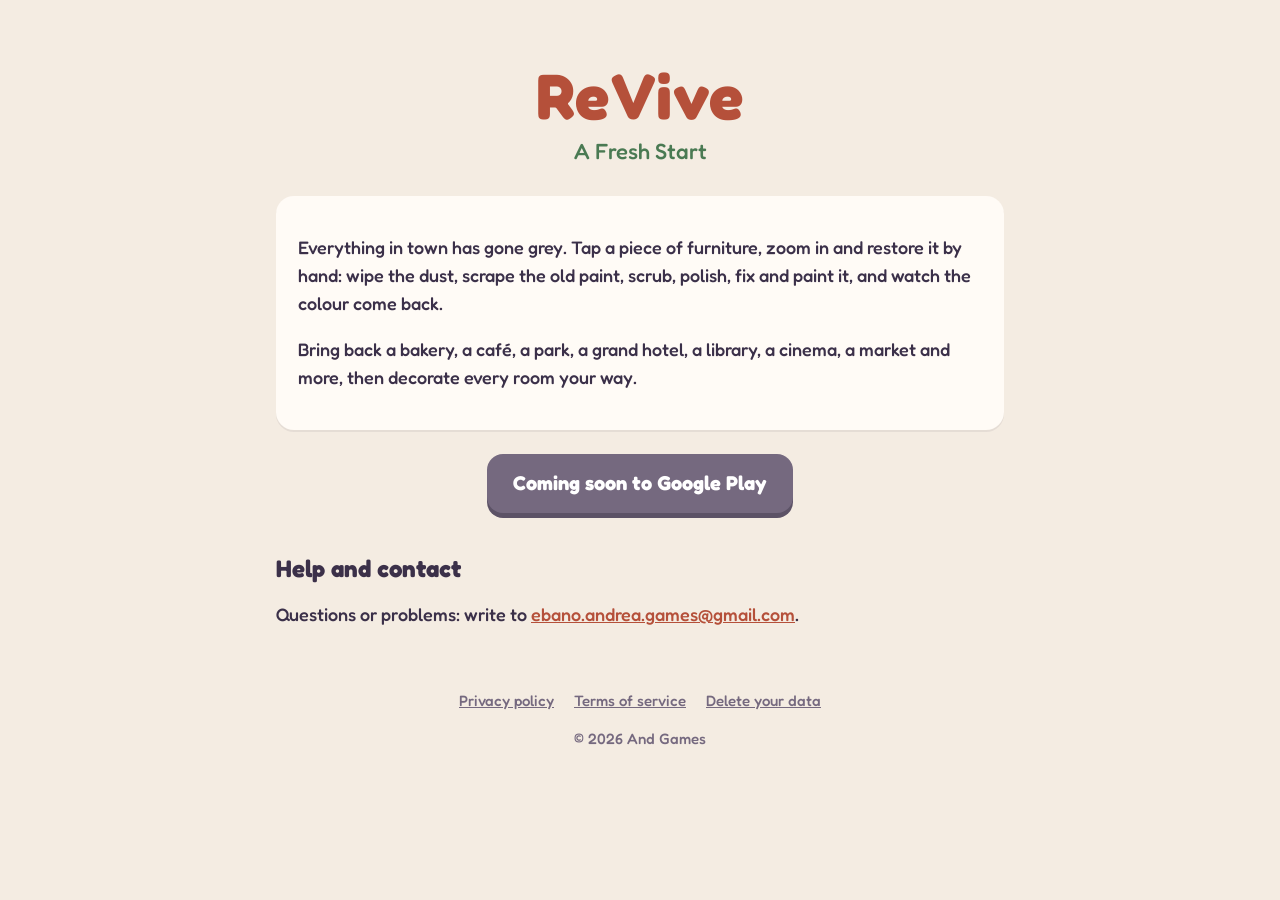
<file: index.html>
<!doctype html>
<html lang="en">
<head>
	<meta charset="utf-8">
	<meta name="viewport" content="width=device-width, initial-scale=1">
	<title>ReVive · A Fresh Start</title>
	<meta name="description" content="ReVive is a cozy game for phones: clean, fix and decorate old rooms and bring a grey little town back to colour.">
	<link rel="stylesheet" href="style.css">
</head>
<body>
	<main>
		<div class="hero">
			<span class="logo">ReVive</span>
			<p class="tagline">A Fresh Start</p>
		</div>

		<div class="card">
			<p>Everything in town has gone grey. Tap a piece of furniture, zoom in and restore it by hand: wipe the dust, scrape the old paint, scrub, polish, fix and paint it, and watch the colour come back.</p>
			<p>Bring back a bakery, a café, a park, a grand hotel, a library, a cinema, a market and more, then decorate every room your way.</p>
		</div>

		<p style="text-align: center">
			<span class="button disabled">Coming soon to Google Play</span>
		</p>

		<h2>Help and contact</h2>
		<p>Questions or problems: write to <a href="mailto:ebano.andrea.games@gmail.com">ebano.andrea.games@gmail.com</a>.</p>
	</main>
	<footer>
		<a href="privacy/">Privacy policy</a>
		<a href="terms/">Terms of service</a>
		<a href="delete/">Delete your data</a>
		<p>© 2026 And Games</p>
	</footer>
</body>
</html>
</file>
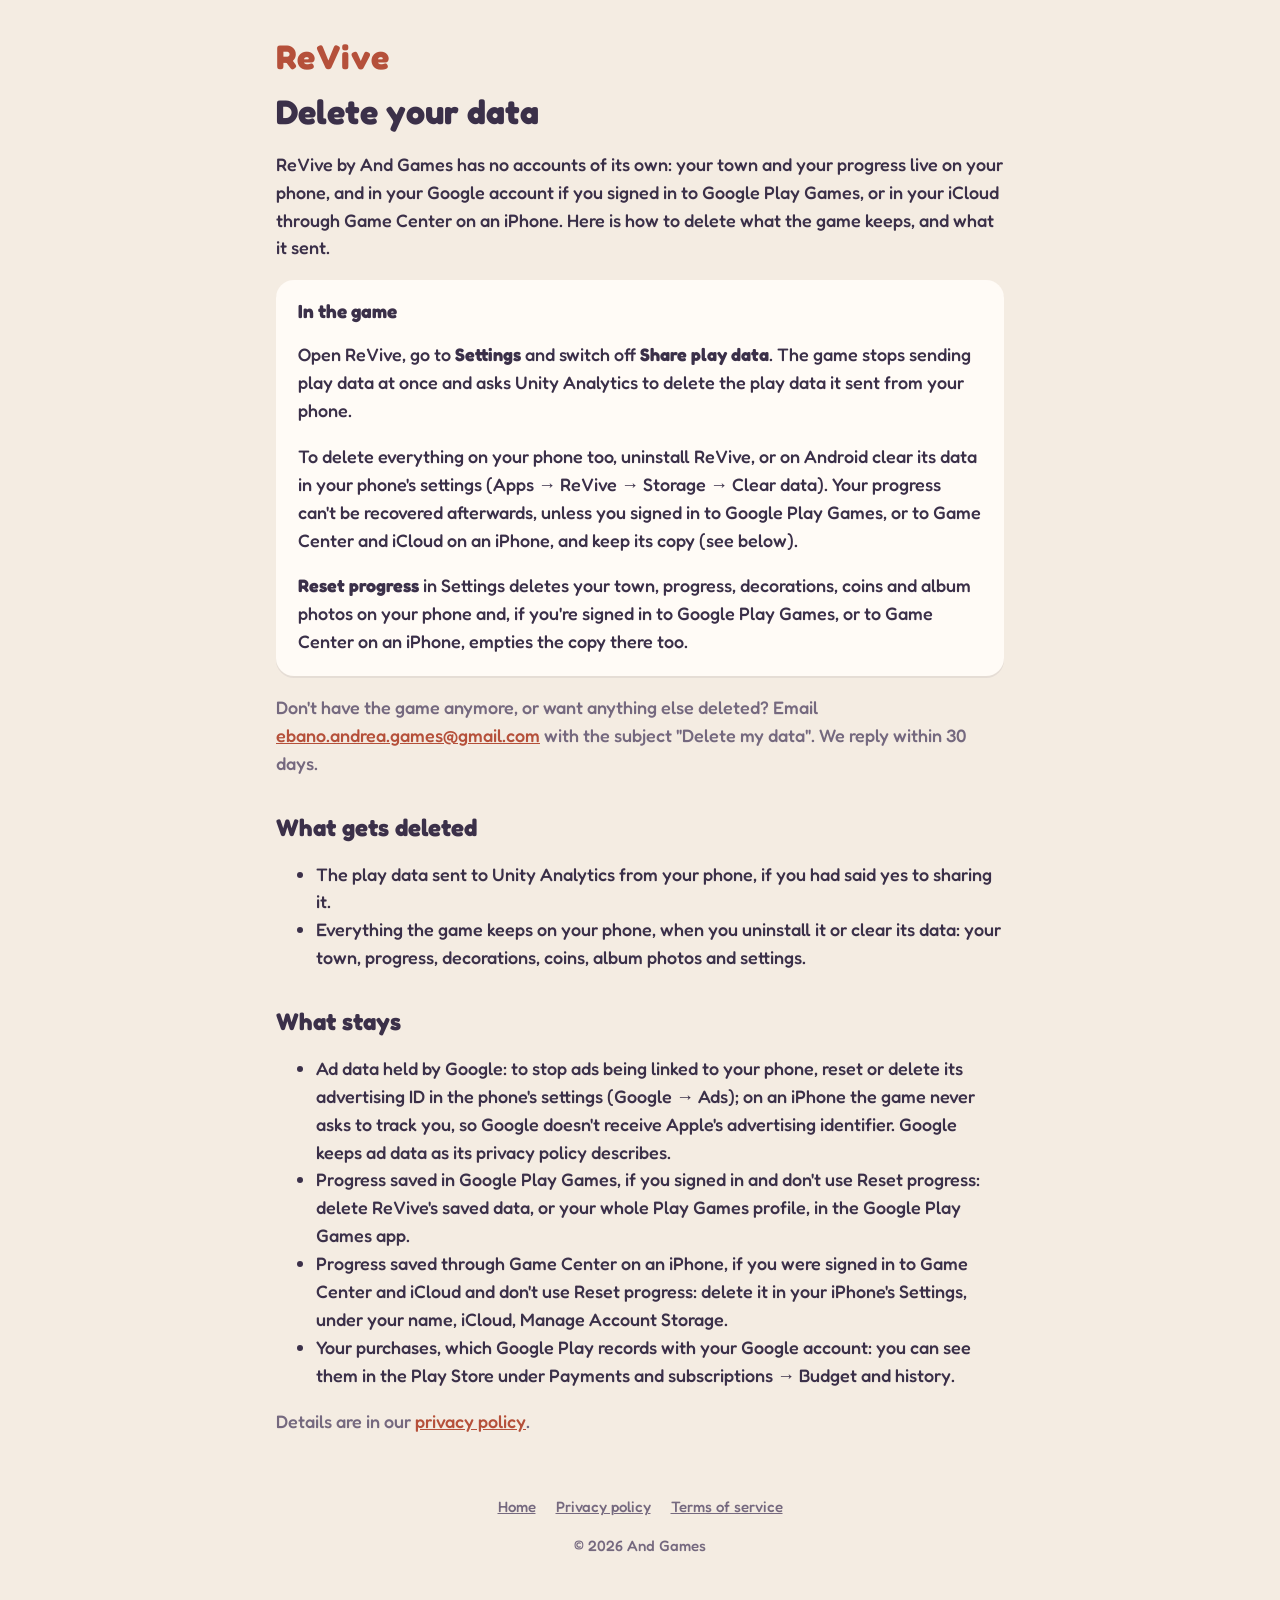
<file: delete/index.html>
<!doctype html>
<html lang="en">
<head>
	<meta charset="utf-8">
	<meta name="viewport" content="width=device-width, initial-scale=1">
	<title>Delete your data · ReVive</title>
	<meta name="description" content="How to delete the data ReVive keeps on your phone and the play data it sent.">
	<link rel="stylesheet" href="../style.css">
</head>
<body>
	<main>
		<nav class="top"><a class="logo small" href="../">ReVive</a></nav>

		<h1>Delete your data</h1>
		<p>ReVive by And Games has no accounts of its own: your town and your progress live on your phone, and in your Google account if you signed in to Google Play Games, or in your iCloud through Game Center on an iPhone. Here is how to delete what the game keeps, and what it sent.</p>

		<div class="card">
			<h3 style="margin-top: 0">In the game</h3>
			<p>Open ReVive, go to <strong>Settings</strong> and switch off <strong>Share play data</strong>. The game stops sending play data at once and asks Unity Analytics to delete the play data it sent from your phone.</p>
			<p>To delete everything on your phone too, uninstall ReVive, or on Android clear its data in your phone's settings (Apps → ReVive → Storage → Clear data). Your progress can't be recovered afterwards, unless you signed in to Google Play Games, or to Game Center and iCloud on an iPhone, and keep its copy (see below).</p>
			<p style="margin-bottom: 0"><strong>Reset progress</strong> in Settings deletes your town, progress, decorations, coins and album photos on your phone and, if you're signed in to Google Play Games, or to Game Center on an iPhone, empties the copy there too.</p>
		</div>

		<p class="muted">Don't have the game anymore, or want anything else deleted? Email <a href="mailto:ebano.andrea.games@gmail.com?subject=ReVive%3A%20delete%20my%20data">ebano.andrea.games@gmail.com</a> with the subject "Delete my data". We reply within 30 days.</p>

		<h2>What gets deleted</h2>
		<ul>
			<li>The play data sent to Unity Analytics from your phone, if you had said yes to sharing it.</li>
			<li>Everything the game keeps on your phone, when you uninstall it or clear its data: your town, progress, decorations, coins, album photos and settings.</li>
		</ul>

		<h2>What stays</h2>
		<ul>
			<li>Ad data held by Google: to stop ads being linked to your phone, reset or delete its advertising ID in the phone's settings (Google → Ads); on an iPhone the game never asks to track you, so Google doesn't receive Apple's advertising identifier. Google keeps ad data as its privacy policy describes.</li>
			<li>Progress saved in Google Play Games, if you signed in and don't use Reset progress: delete ReVive's saved data, or your whole Play Games profile, in the Google Play Games app.</li>
			<li>Progress saved through Game Center on an iPhone, if you were signed in to Game Center and iCloud and don't use Reset progress: delete it in your iPhone's Settings, under your name, iCloud, Manage Account Storage.</li>
			<li>Your purchases, which Google Play records with your Google account: you can see them in the Play Store under Payments and subscriptions → Budget and history.</li>
		</ul>

		<p class="muted">Details are in our <a href="../privacy/">privacy policy</a>.</p>
	</main>
	<footer>
		<a href="../">Home</a>
		<a href="../privacy/">Privacy policy</a>
		<a href="../terms/">Terms of service</a>
		<p>© 2026 And Games</p>
	</footer>
</body>
</html>
</file>
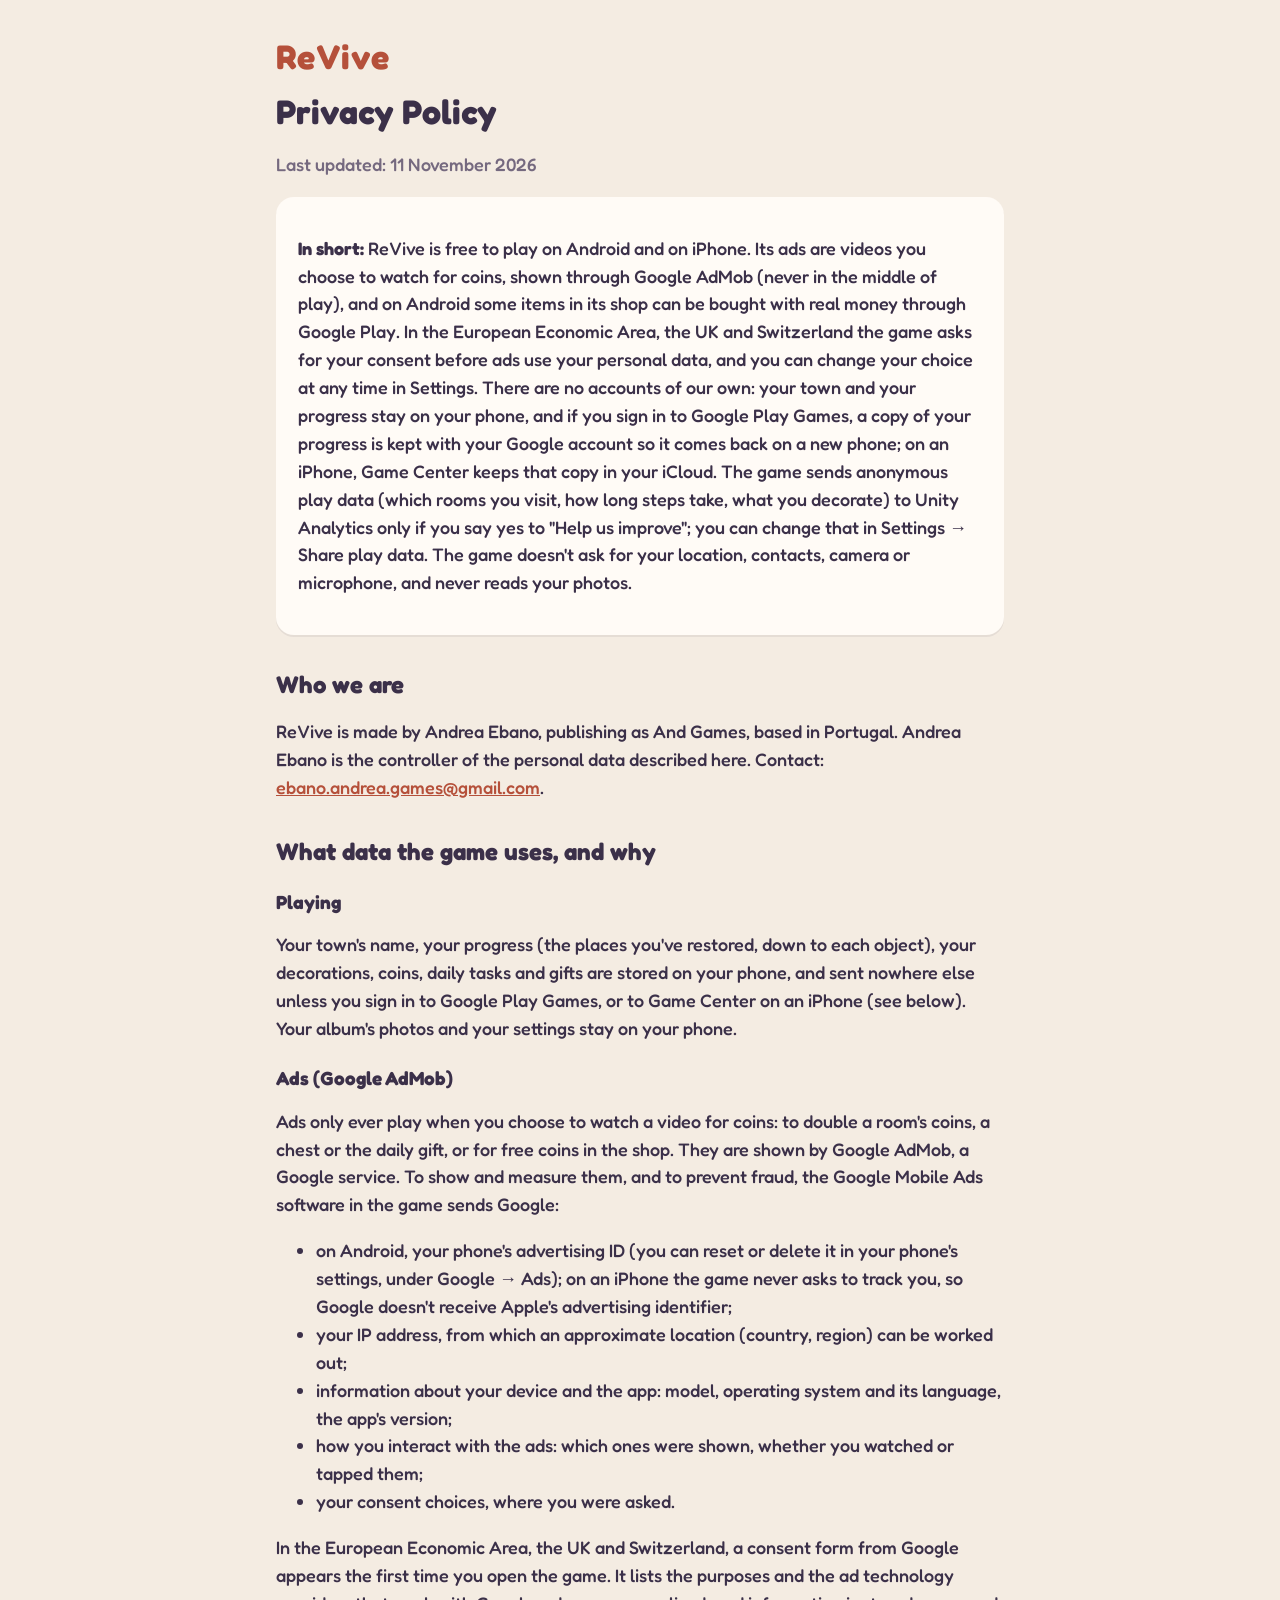
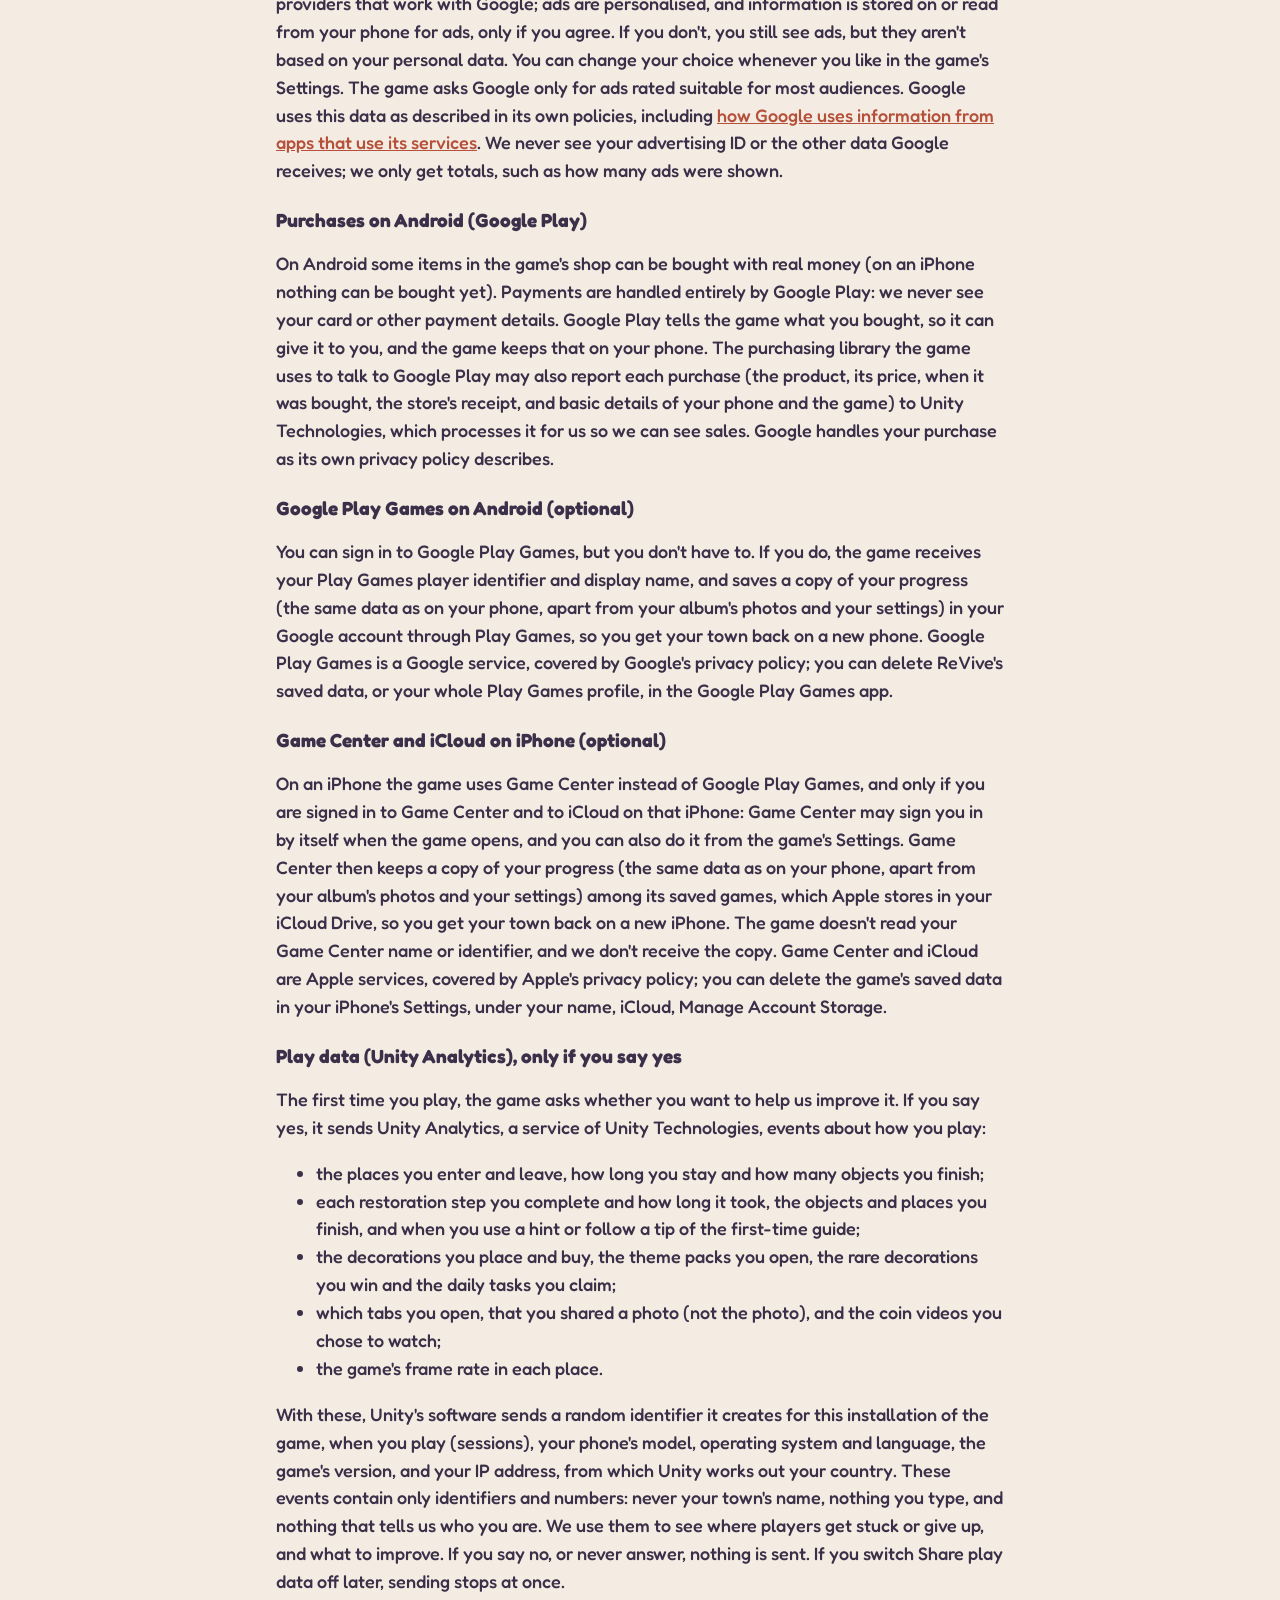
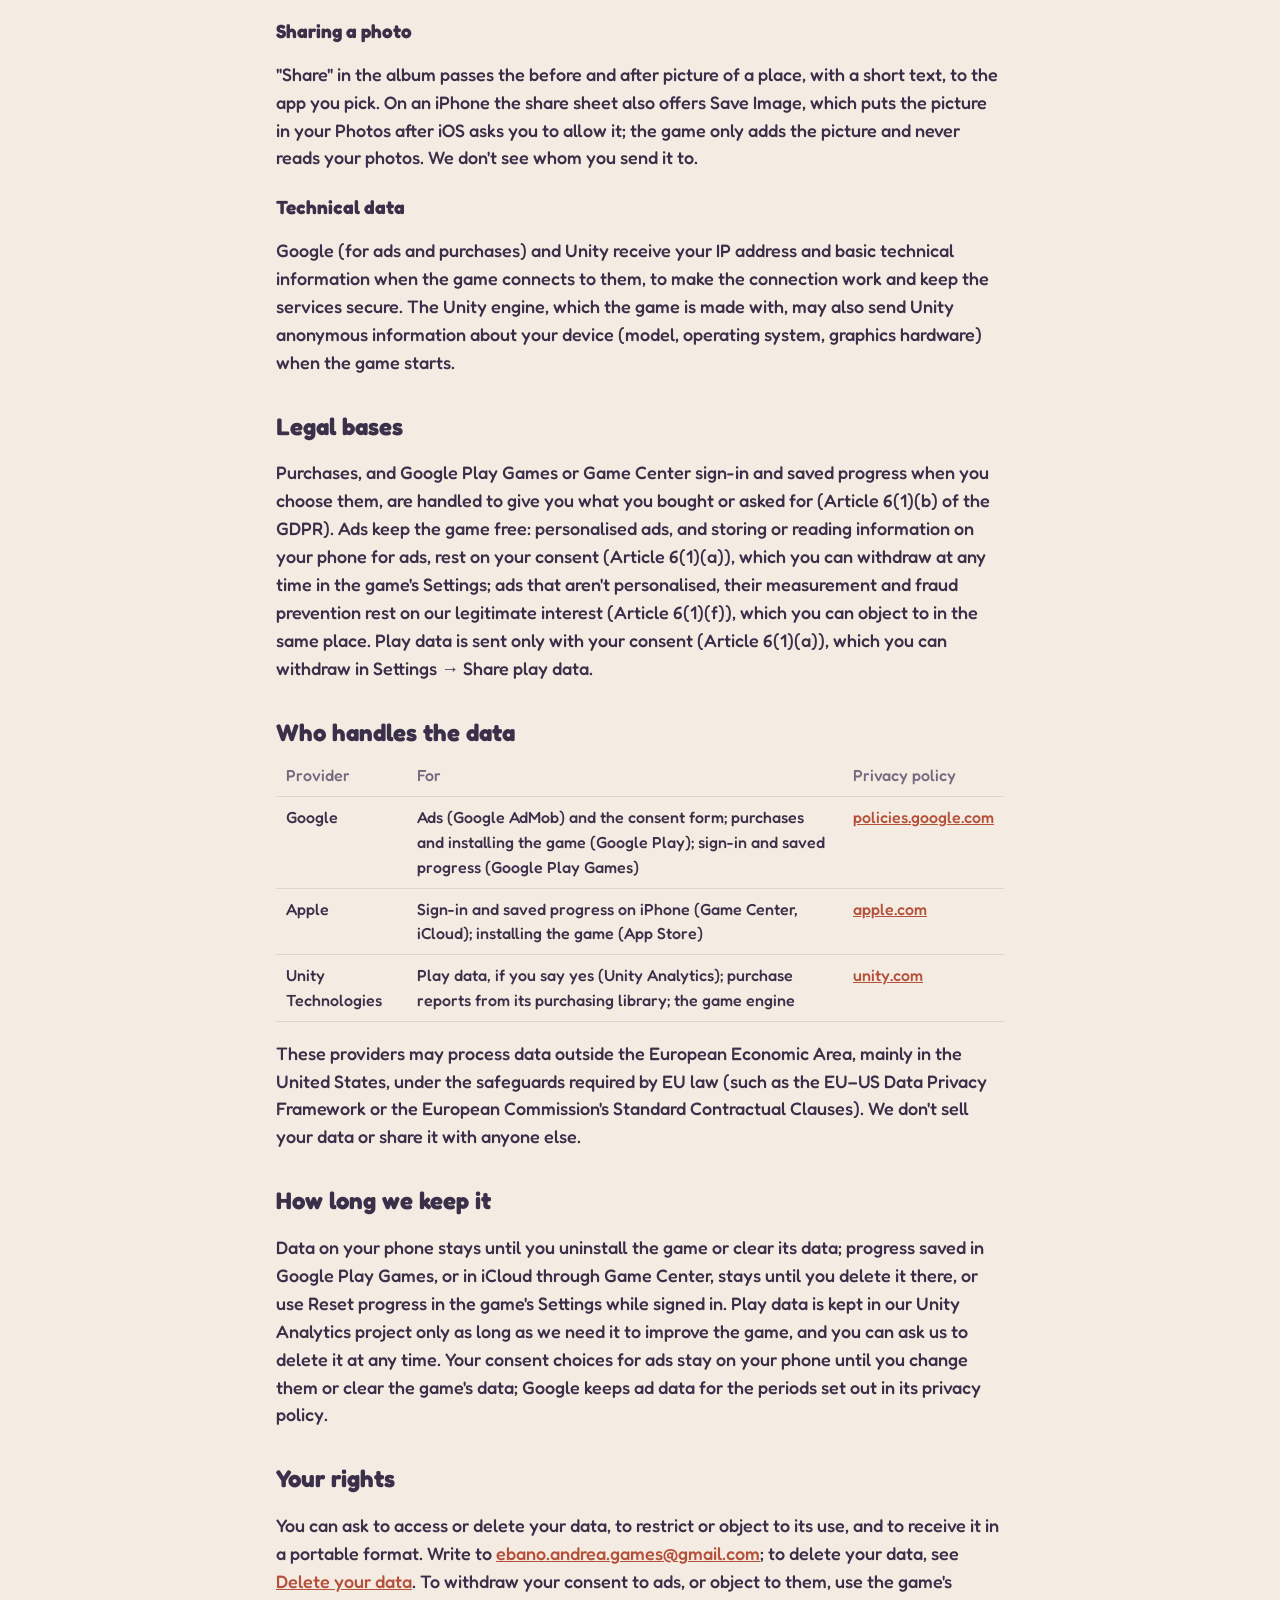
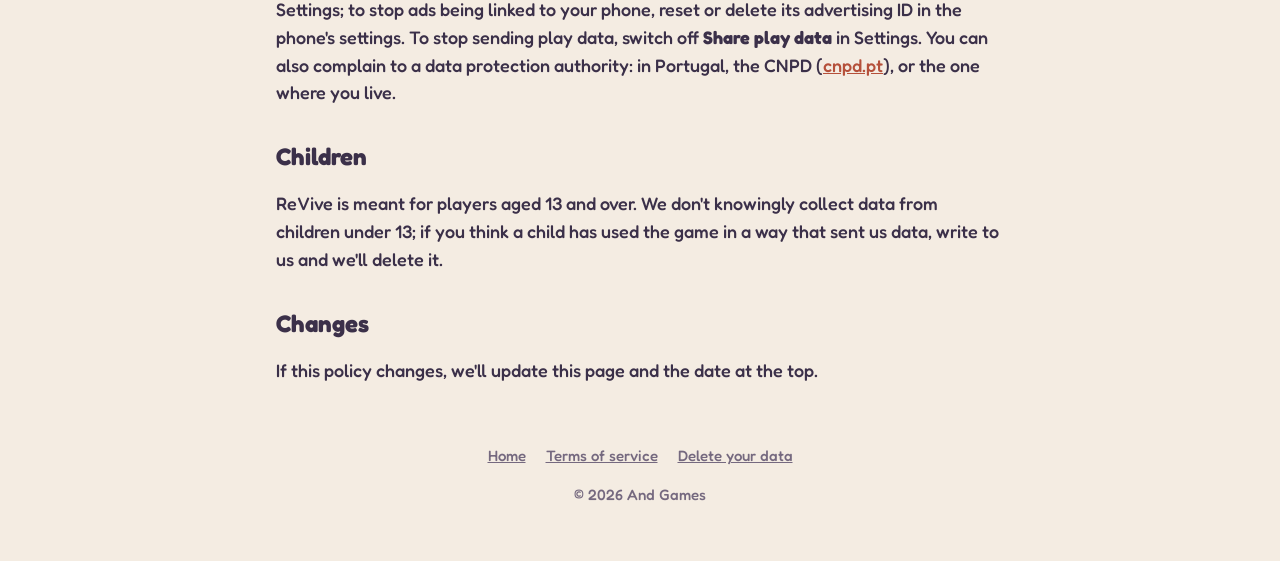
<file: privacy/index.html>
<!doctype html>
<html lang="en">
<head>
	<meta charset="utf-8">
	<meta name="viewport" content="width=device-width, initial-scale=1">
	<title>Privacy Policy · ReVive</title>
	<meta name="description" content="What data ReVive uses, why, who handles it, and how to stop it.">
	<link rel="stylesheet" href="../style.css">
</head>
<body>
	<main>
		<nav class="top"><a class="logo small" href="../">ReVive</a></nav>

		<h1>Privacy Policy</h1>
		<p class="muted">Last updated: 11 November 2026</p>

		<div class="card">
			<p><strong>In short:</strong> ReVive is free to play on Android and on iPhone. Its ads are videos you choose to watch for coins, shown through Google AdMob (never in the middle of play), and on Android some items in its shop can be bought with real money through Google Play. In the European Economic Area, the UK and Switzerland the game asks for your consent before ads use your personal data, and you can change your choice at any time in Settings. There are no accounts of our own: your town and your progress stay on your phone, and if you sign in to Google Play Games, a copy of your progress is kept with your Google account so it comes back on a new phone; on an iPhone, Game Center keeps that copy in your iCloud. The game sends anonymous play data (which rooms you visit, how long steps take, what you decorate) to Unity Analytics only if you say yes to "Help us improve"; you can change that in Settings → Share play data. The game doesn't ask for your location, contacts, camera or microphone, and never reads your photos.</p>
		</div>

		<h2>Who we are</h2>
		<p>ReVive is made by Andrea Ebano, publishing as And Games, based in Portugal. Andrea Ebano is the controller of the personal data described here. Contact: <a href="mailto:ebano.andrea.games@gmail.com">ebano.andrea.games@gmail.com</a>.</p>

		<h2>What data the game uses, and why</h2>

		<h3>Playing</h3>
		<p>Your town's name, your progress (the places you've restored, down to each object), your decorations, coins, daily tasks and gifts are stored on your phone, and sent nowhere else unless you sign in to Google Play Games, or to Game Center on an iPhone (see below). Your album's photos and your settings stay on your phone.</p>

		<h3>Ads (Google AdMob)</h3>
		<p>Ads only ever play when you choose to watch a video for coins: to double a room's coins, a chest or the daily gift, or for free coins in the shop. They are shown by Google AdMob, a Google service. To show and measure them, and to prevent fraud, the Google Mobile Ads software in the game sends Google:</p>
		<ul>
			<li>on Android, your phone's advertising ID (you can reset or delete it in your phone's settings, under Google → Ads); on an iPhone the game never asks to track you, so Google doesn't receive Apple's advertising identifier;</li>
			<li>your IP address, from which an approximate location (country, region) can be worked out;</li>
			<li>information about your device and the app: model, operating system and its language, the app's version;</li>
			<li>how you interact with the ads: which ones were shown, whether you watched or tapped them;</li>
			<li>your consent choices, where you were asked.</li>
		</ul>
		<p>In the European Economic Area, the UK and Switzerland, a consent form from Google appears the first time you open the game. It lists the purposes and the ad technology providers that work with Google; ads are personalised, and information is stored on or read from your phone for ads, only if you agree. If you don't, you still see ads, but they aren't based on your personal data. You can change your choice whenever you like in the game's Settings. The game asks Google only for ads rated suitable for most audiences. Google uses this data as described in its own policies, including <a href="https://policies.google.com/technologies/partner-sites">how Google uses information from apps that use its services</a>. We never see your advertising ID or the other data Google receives; we only get totals, such as how many ads were shown.</p>

		<h3>Purchases on Android (Google Play)</h3>
		<p>On Android some items in the game's shop can be bought with real money (on an iPhone nothing can be bought yet). Payments are handled entirely by Google Play: we never see your card or other payment details. Google Play tells the game what you bought, so it can give it to you, and the game keeps that on your phone. The purchasing library the game uses to talk to Google Play may also report each purchase (the product, its price, when it was bought, the store's receipt, and basic details of your phone and the game) to Unity Technologies, which processes it for us so we can see sales. Google handles your purchase as its own privacy policy describes.</p>

		<h3>Google Play Games on Android (optional)</h3>
		<p>You can sign in to Google Play Games, but you don't have to. If you do, the game receives your Play Games player identifier and display name, and saves a copy of your progress (the same data as on your phone, apart from your album's photos and your settings) in your Google account through Play Games, so you get your town back on a new phone. Google Play Games is a Google service, covered by Google's privacy policy; you can delete ReVive's saved data, or your whole Play Games profile, in the Google Play Games app.</p>

		<h3>Game Center and iCloud on iPhone (optional)</h3>
		<p>On an iPhone the game uses Game Center instead of Google Play Games, and only if you are signed in to Game Center and to iCloud on that iPhone: Game Center may sign you in by itself when the game opens, and you can also do it from the game's Settings. Game Center then keeps a copy of your progress (the same data as on your phone, apart from your album's photos and your settings) among its saved games, which Apple stores in your iCloud Drive, so you get your town back on a new iPhone. The game doesn't read your Game Center name or identifier, and we don't receive the copy. Game Center and iCloud are Apple services, covered by Apple's privacy policy; you can delete the game's saved data in your iPhone's Settings, under your name, iCloud, Manage Account Storage.</p>

		<h3>Play data (Unity Analytics), only if you say yes</h3>
		<p>The first time you play, the game asks whether you want to help us improve it. If you say yes, it sends Unity Analytics, a service of Unity Technologies, events about how you play:</p>
		<ul>
			<li>the places you enter and leave, how long you stay and how many objects you finish;</li>
			<li>each restoration step you complete and how long it took, the objects and places you finish, and when you use a hint or follow a tip of the first-time guide;</li>
			<li>the decorations you place and buy, the theme packs you open, the rare decorations you win and the daily tasks you claim;</li>
			<li>which tabs you open, that you shared a photo (not the photo), and the coin videos you chose to watch;</li>
			<li>the game's frame rate in each place.</li>
		</ul>
		<p>With these, Unity's software sends a random identifier it creates for this installation of the game, when you play (sessions), your phone's model, operating system and language, the game's version, and your IP address, from which Unity works out your country. These events contain only identifiers and numbers: never your town's name, nothing you type, and nothing that tells us who you are. We use them to see where players get stuck or give up, and what to improve. If you say no, or never answer, nothing is sent. If you switch Share play data off later, sending stops at once.</p>

		<h3>Sharing a photo</h3>
		<p>"Share" in the album passes the before and after picture of a place, with a short text, to the app you pick. On an iPhone the share sheet also offers Save Image, which puts the picture in your Photos after iOS asks you to allow it; the game only adds the picture and never reads your photos. We don't see whom you send it to.</p>

		<h3>Technical data</h3>
		<p>Google (for ads and purchases) and Unity receive your IP address and basic technical information when the game connects to them, to make the connection work and keep the services secure. The Unity engine, which the game is made with, may also send Unity anonymous information about your device (model, operating system, graphics hardware) when the game starts.</p>

		<h2>Legal bases</h2>
		<p>Purchases, and Google Play Games or Game Center sign-in and saved progress when you choose them, are handled to give you what you bought or asked for (Article 6(1)(b) of the GDPR). Ads keep the game free: personalised ads, and storing or reading information on your phone for ads, rest on your consent (Article 6(1)(a)), which you can withdraw at any time in the game's Settings; ads that aren't personalised, their measurement and fraud prevention rest on our legitimate interest (Article 6(1)(f)), which you can object to in the same place. Play data is sent only with your consent (Article 6(1)(a)), which you can withdraw in Settings → Share play data.</p>

		<h2>Who handles the data</h2>
		<table>
			<tr><th>Provider</th><th>For</th><th>Privacy policy</th></tr>
			<tr><td>Google</td><td>Ads (Google AdMob) and the consent form; purchases and installing the game (Google Play); sign-in and saved progress (Google Play Games)</td><td><a href="https://policies.google.com/privacy">policies.google.com</a></td></tr>
			<tr><td>Apple</td><td>Sign-in and saved progress on iPhone (Game Center, iCloud); installing the game (App Store)</td><td><a href="https://www.apple.com/legal/privacy/">apple.com</a></td></tr>
			<tr><td>Unity Technologies</td><td>Play data, if you say yes (Unity Analytics); purchase reports from its purchasing library; the game engine</td><td><a href="https://unity.com/legal/privacy-policy">unity.com</a></td></tr>
		</table>
		<p>These providers may process data outside the European Economic Area, mainly in the United States, under the safeguards required by EU law (such as the EU–US Data Privacy Framework or the European Commission's Standard Contractual Clauses). We don't sell your data or share it with anyone else.</p>

		<h2>How long we keep it</h2>
		<p>Data on your phone stays until you uninstall the game or clear its data; progress saved in Google Play Games, or in iCloud through Game Center, stays until you delete it there, or use Reset progress in the game's Settings while signed in. Play data is kept in our Unity Analytics project only as long as we need it to improve the game, and you can ask us to delete it at any time. Your consent choices for ads stay on your phone until you change them or clear the game's data; Google keeps ad data for the periods set out in its privacy policy.</p>

		<h2>Your rights</h2>
		<p>You can ask to access or delete your data, to restrict or object to its use, and to receive it in a portable format. Write to <a href="mailto:ebano.andrea.games@gmail.com">ebano.andrea.games@gmail.com</a>; to delete your data, see <a href="../delete/">Delete your data</a>. To withdraw your consent to ads, or object to them, use the game's Settings; to stop ads being linked to your phone, reset or delete its advertising ID in the phone's settings. To stop sending play data, switch off <strong>Share play data</strong> in Settings. You can also complain to a data protection authority: in Portugal, the CNPD (<a href="https://www.cnpd.pt">cnpd.pt</a>), or the one where you live.</p>

		<h2>Children</h2>
		<p>ReVive is meant for players aged 13 and over. We don't knowingly collect data from children under 13; if you think a child has used the game in a way that sent us data, write to us and we'll delete it.</p>

		<h2>Changes</h2>
		<p>If this policy changes, we'll update this page and the date at the top.</p>
	</main>
	<footer>
		<a href="../">Home</a>
		<a href="../terms/">Terms of service</a>
		<a href="../delete/">Delete your data</a>
		<p>© 2026 And Games</p>
	</footer>
</body>
</html>
</file>
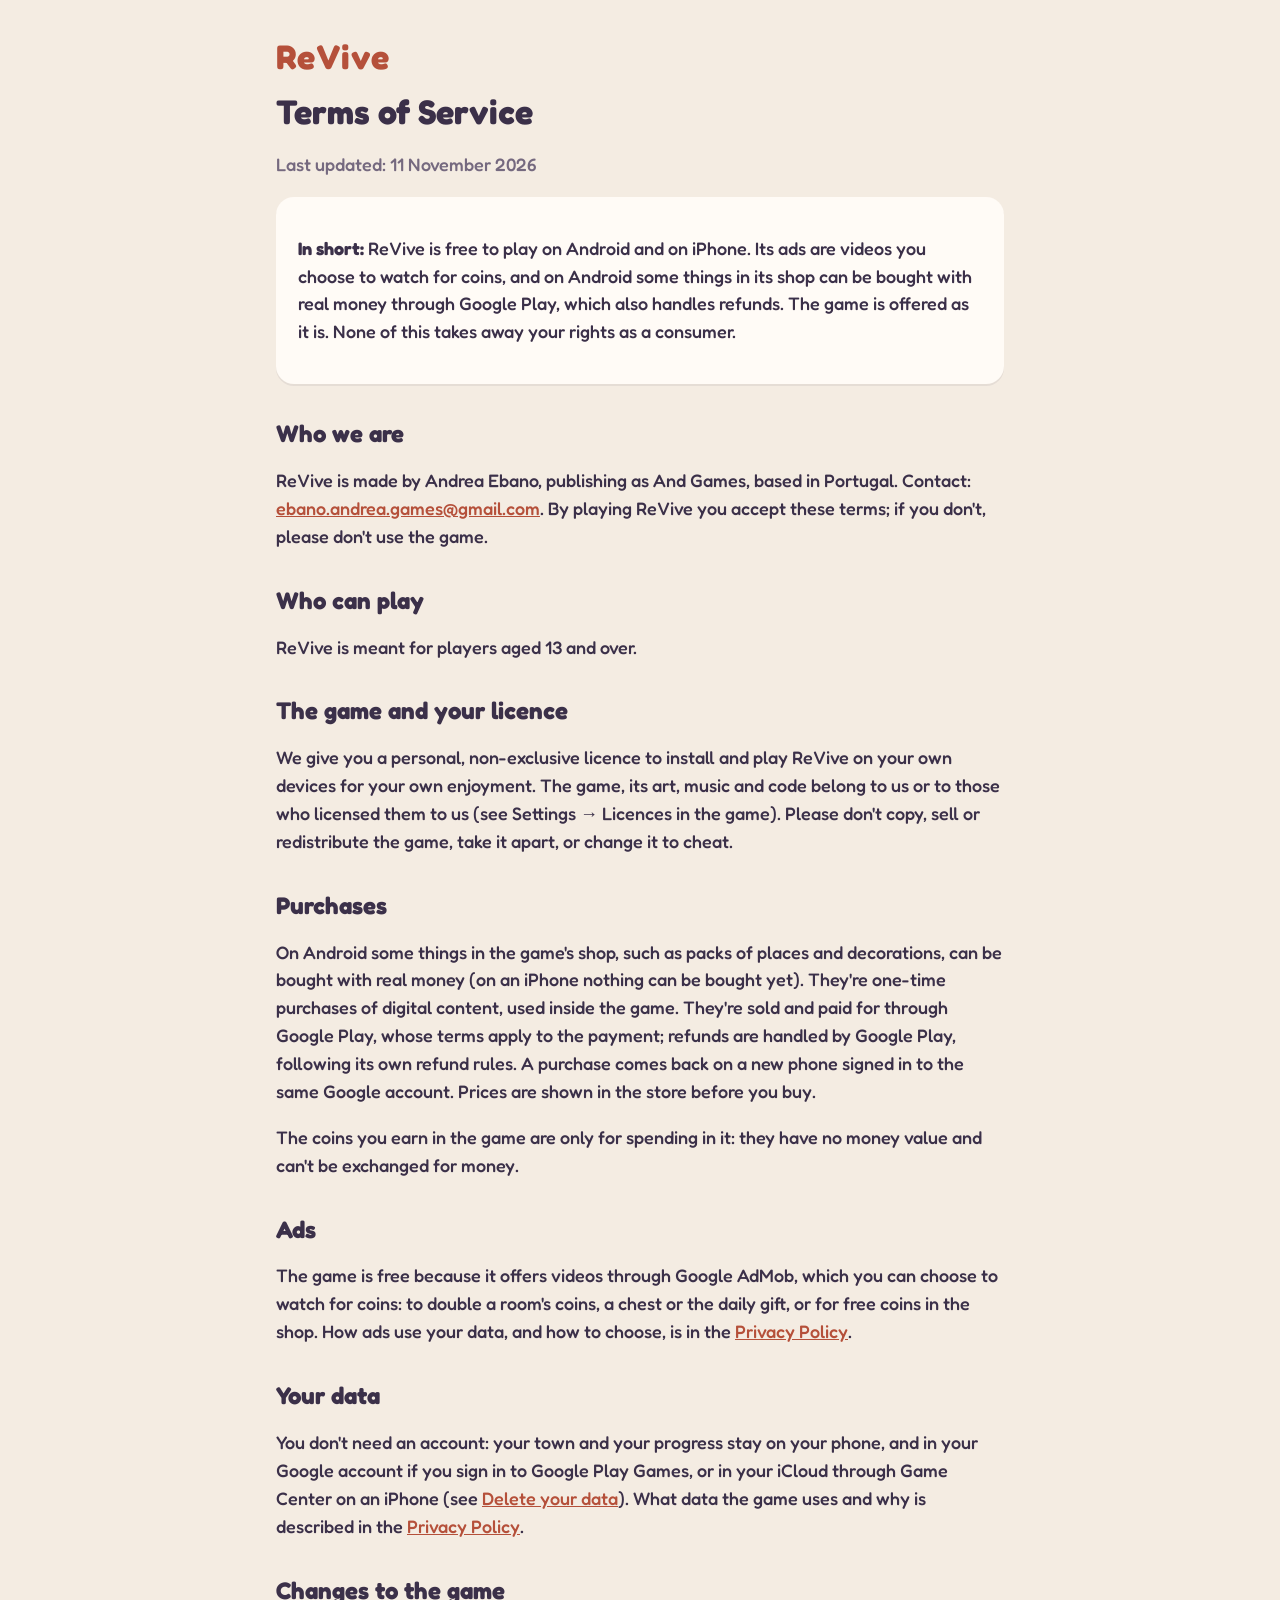
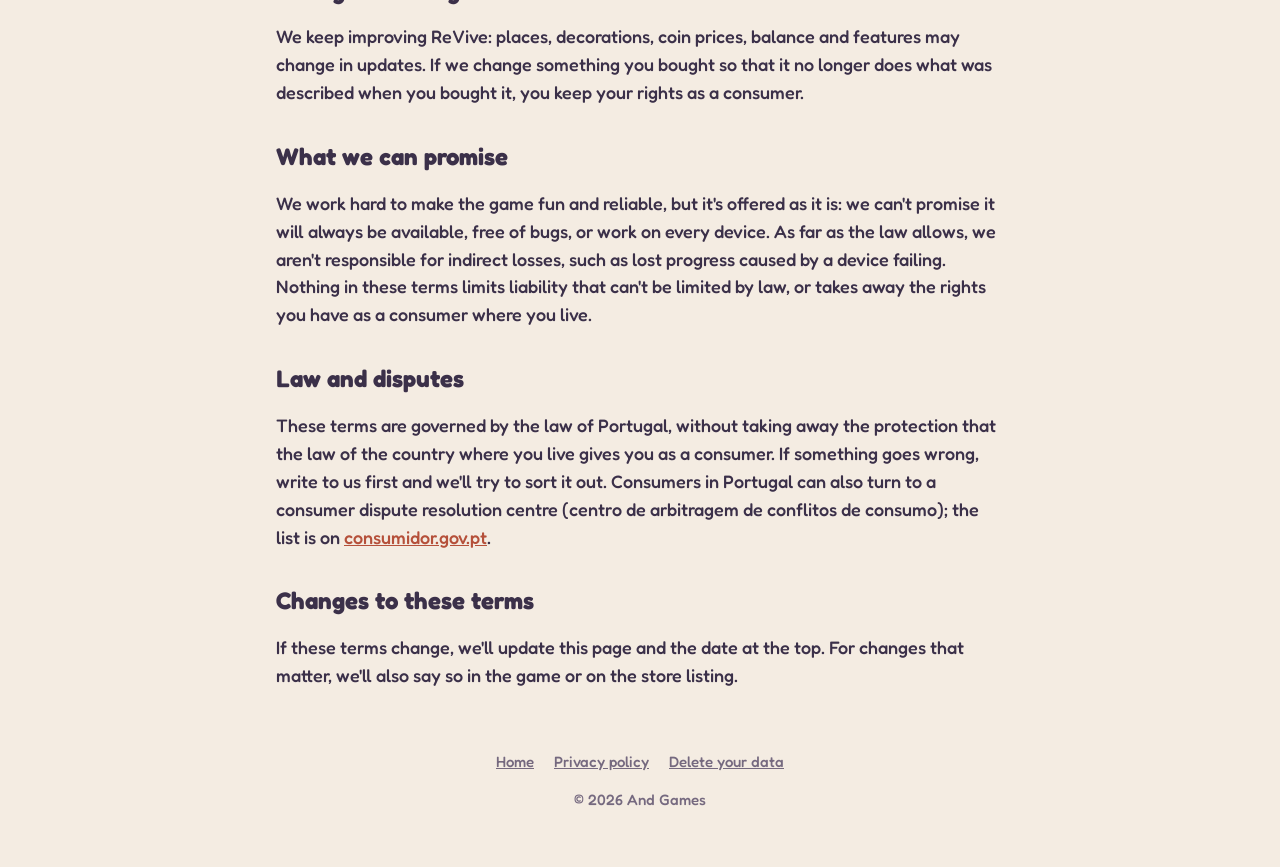
<file: terms/index.html>
<!doctype html>
<html lang="en">
<head>
	<meta charset="utf-8">
	<meta name="viewport" content="width=device-width, initial-scale=1">
	<title>Terms of Service · ReVive</title>
	<meta name="description" content="The rules for playing ReVive: purchases, ads, your licence, and what we can and can't promise.">
	<link rel="stylesheet" href="../style.css">
</head>
<body>
	<main>
		<nav class="top"><a class="logo small" href="../">ReVive</a></nav>

		<h1>Terms of Service</h1>
		<p class="muted">Last updated: 11 November 2026</p>

		<div class="card">
			<p><strong>In short:</strong> ReVive is free to play on Android and on iPhone. Its ads are videos you choose to watch for coins, and on Android some things in its shop can be bought with real money through Google Play, which also handles refunds. The game is offered as it is. None of this takes away your rights as a consumer.</p>
		</div>

		<h2>Who we are</h2>
		<p>ReVive is made by Andrea Ebano, publishing as And Games, based in Portugal. Contact: <a href="mailto:ebano.andrea.games@gmail.com">ebano.andrea.games@gmail.com</a>. By playing ReVive you accept these terms; if you don't, please don't use the game.</p>

		<h2>Who can play</h2>
		<p>ReVive is meant for players aged 13 and over.</p>

		<h2>The game and your licence</h2>
		<p>We give you a personal, non-exclusive licence to install and play ReVive on your own devices for your own enjoyment. The game, its art, music and code belong to us or to those who licensed them to us (see Settings → Licences in the game). Please don't copy, sell or redistribute the game, take it apart, or change it to cheat.</p>

		<h2>Purchases</h2>
		<p>On Android some things in the game's shop, such as packs of places and decorations, can be bought with real money (on an iPhone nothing can be bought yet). They're one-time purchases of digital content, used inside the game. They're sold and paid for through Google Play, whose terms apply to the payment; refunds are handled by Google Play, following its own refund rules. A purchase comes back on a new phone signed in to the same Google account. Prices are shown in the store before you buy.</p>
		<p>The coins you earn in the game are only for spending in it: they have no money value and can't be exchanged for money.</p>

		<h2>Ads</h2>
		<p>The game is free because it offers videos through Google AdMob, which you can choose to watch for coins: to double a room's coins, a chest or the daily gift, or for free coins in the shop. How ads use your data, and how to choose, is in the <a href="../privacy/">Privacy Policy</a>.</p>

		<h2>Your data</h2>
		<p>You don't need an account: your town and your progress stay on your phone, and in your Google account if you sign in to Google Play Games, or in your iCloud through Game Center on an iPhone (see <a href="../delete/">Delete your data</a>). What data the game uses and why is described in the <a href="../privacy/">Privacy Policy</a>.</p>

		<h2>Changes to the game</h2>
		<p>We keep improving ReVive: places, decorations, coin prices, balance and features may change in updates. If we change something you bought so that it no longer does what was described when you bought it, you keep your rights as a consumer.</p>

		<h2>What we can promise</h2>
		<p>We work hard to make the game fun and reliable, but it's offered as it is: we can't promise it will always be available, free of bugs, or work on every device. As far as the law allows, we aren't responsible for indirect losses, such as lost progress caused by a device failing. Nothing in these terms limits liability that can't be limited by law, or takes away the rights you have as a consumer where you live.</p>

		<h2>Law and disputes</h2>
		<p>These terms are governed by the law of Portugal, without taking away the protection that the law of the country where you live gives you as a consumer. If something goes wrong, write to us first and we'll try to sort it out. Consumers in Portugal can also turn to a consumer dispute resolution centre (centro de arbitragem de conflitos de consumo); the list is on <a href="https://www.consumidor.gov.pt">consumidor.gov.pt</a>.</p>

		<h2>Changes to these terms</h2>
		<p>If these terms change, we'll update this page and the date at the top. For changes that matter, we'll also say so in the game or on the store listing.</p>
	</main>
	<footer>
		<a href="../">Home</a>
		<a href="../privacy/">Privacy policy</a>
		<a href="../delete/">Delete your data</a>
		<p>© 2026 And Games</p>
	</footer>
</body>
</html>
</file>
<file: style.css>
/* ReVive website: the game's colours and font (Fredoka, SIL OFL, served from here). */
@font-face {
	font-family: "Fredoka";
	src: url("fonts/Fredoka-Medium.ttf") format("truetype");
	font-weight: 500;
	font-display: swap;
}
@font-face {
	font-family: "Fredoka";
	src: url("fonts/Fredoka-Bold.ttf") format("truetype");
	font-weight: 700;
	font-display: swap;
}

:root {
	--bg: #f4ece2;
	--panel: #fffbf6;
	--text: #3b3049;
	--muted: #75697f;
	--clay: #b5503a;
	--clay-edge: #8c3b29;
	--sage: #4a7a53;
}

* { box-sizing: border-box; }

html { background: var(--bg); }

body {
	margin: 0;
	background: var(--bg);
	color: var(--text);
	font-family: "Fredoka", "Trebuchet MS", sans-serif;
	font-weight: 500;
	font-size: 18px;
	line-height: 1.55;
}

main {
	max-width: 760px;
	margin: 0 auto;
	padding: 40px 16px 24px;
}

a { color: var(--clay); }

h1, h2, h3 { font-weight: 700; line-height: 1.2; }

h1 { font-size: 34px; margin: 0 0 8px; }
h2 { font-size: 24px; margin: 36px 0 8px; }
h3 { font-size: 19px; margin: 24px 0 4px; }

.muted { color: var(--muted); }

.logo {
	display: inline-block;
	color: var(--clay);
	font-weight: 700;
	font-size: 64px;
	line-height: 1;
	text-decoration: none;
	letter-spacing: 1px;
}
.logo.small { font-size: 34px; }

.tagline { color: var(--sage); font-size: 22px; margin: 6px 0 28px; }

.hero { text-align: center; padding-top: 24px; }

.card {
	background: var(--panel);
	border-radius: 18px;
	padding: 20px 22px;
	margin: 18px 0;
	box-shadow: 0 2px 0 rgba(59, 48, 73, 0.08);
}

.button {
	display: inline-block;
	min-width: 220px;
	padding: 14px 26px;
	margin: 6px;
	border-radius: 16px;
	color: #fff;
	background: var(--clay);
	box-shadow: 0 5px 0 var(--clay-edge);
	font-weight: 700;
	font-size: 20px;
	text-align: center;
	text-decoration: none;
}
.button.disabled { background: var(--muted); box-shadow: 0 5px 0 #5c5266; pointer-events: none; }

nav.top { display: flex; align-items: center; justify-content: space-between; gap: 12px; margin-bottom: 18px; }

footer {
	max-width: 760px;
	margin: 0 auto;
	padding: 18px 16px 40px;
	color: var(--muted);
	font-size: 15px;
	text-align: center;
}
footer a { color: var(--muted); margin: 0 8px; }

table { width: 100%; border-collapse: collapse; font-size: 16px; }
th, td { text-align: left; vertical-align: top; padding: 8px 10px; border-bottom: 1px solid rgba(59, 48, 73, 0.12); }
th { color: var(--muted); font-weight: 500; }

@media (max-width: 520px) {
	body { font-size: 17px; }
	.logo { font-size: 50px; }
	.button { width: 100%; margin: 6px 0; }
	table { font-size: 15px; }
}
</file>
